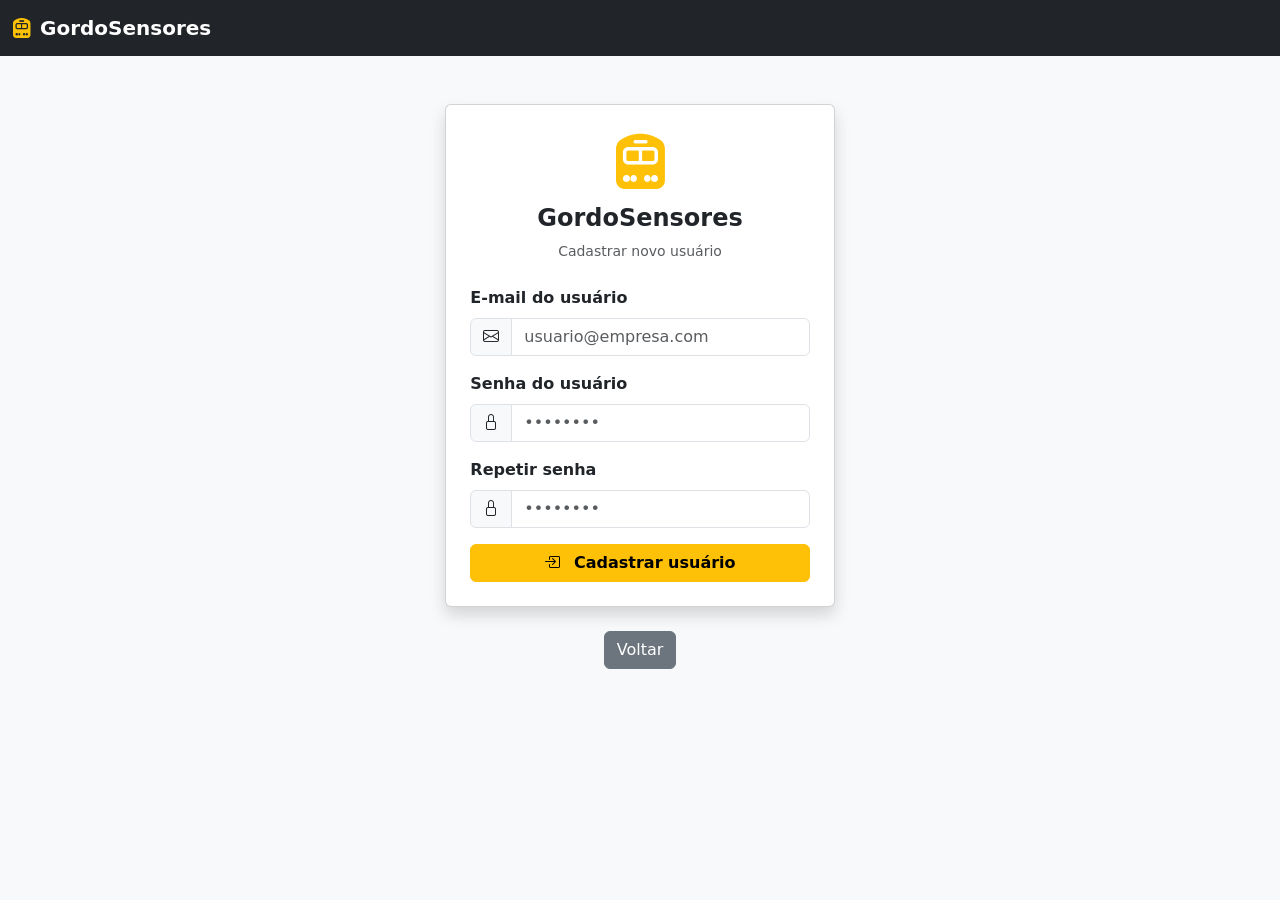
<file: public/tela_cadastro_user.html>
<!DOCTYPE html>
<html lang="pt-BR">

<head>
    <meta charset="UTF-8" />
    <meta name="viewport" content="width=device-width, initial-scale=1.0" />
    <title>GordoSensores — Cadastro de Usuário</title>
    <link href="https://cdn.jsdelivr.net/npm/bootstrap@5.3.3/dist/css/bootstrap.min.css" rel="stylesheet" />
    <link href="https://cdn.jsdelivr.net/npm/bootstrap-icons@1.11.3/font/bootstrap-icons.min.css" rel="stylesheet" />
</head>

<body class="bg-light">

    <nav class="navbar navbar-expand-lg navbar-dark bg-dark sticky-top">
        <div class="container-fluid">
            <span class="navbar-brand fw-bold"><i
                    class="bi bi-train-front-fill me-2 text-warning"></i>GordoSensores</span>
            <button class="navbar-toggler" type="button" data-bs-toggle="collapse" data-bs-target="#mockupNav">
                <span class="navbar-toggler-icon"></span>
            </button>

        </div>
    </nav>

    <div class="container-fluid py-4 px-3">

        <section id="screen-login" class="mb-5">

            <div class="container-fluid py-4 px-3">


                <div class="row justify-content-center">
                    <div class="col-md-5 col-lg-4">
                        <div class="card shadow">
                            <div class="card-body p-4">
                                <div class="text-center mb-4">
                                    <i class="bi bi-train-front-fill display-4 text-warning"></i>
                                    <h4 class="fw-bold mt-2">GordoSensores</h4>
                                    <p class="text-muted small">Cadastrar novo usuário</p>
                                </div>
                                <div class="mb-3">
                                    <label class="form-label fw-semibold">E-mail do usuário</label>
                                    <div class="input-group">
                                        <span class="input-group-text"><i class="bi bi-envelope"></i></span>
                                        <input type="email" class="form-control" placeholder="usuario@empresa.com"
                                            id="login" />
                                    </div>
                                </div>
                                <div class="mb-3">
                                    <label class="form-label fw-semibold">Senha do usuário</label>
                                    <div class="input-group">
                                        <span class="input-group-text"><i class="bi bi-lock"></i></span>
                                        <input type="password" class="form-control" placeholder="••••••••" id="senha" />
                                    </div>
                                </div>

                                <div class="mb-3">
                                    <label class="form-label fw-semibold">Repetir senha</label>
                                    <div class="input-group">
                                        <span class="input-group-text"><i class="bi bi-lock"></i></span>
                                        <input type="password" class="form-control" placeholder="••••••••"
                                            id="confirmar-senha" />
                                    </div>
                                </div>

                                <button id="enviar_cadastro" class="btn btn-warning w-100 fw-semibold" type="button">
                                    <i class="bi bi-box-arrow-in-right me-2"></i>
                                    Cadastrar usuário
                                </button>
                                <div id="alert-sucesso" class="alert alert-success d-none" role="alert">
                                    Usuário cadastrado com sucesso!
                                </div>

                                <div id="alert-erro" class="alert alert-danger d-none" role="alert">
                                    Erro ao cadastrar usuário!
                                </div>
                            </div>
                        </div>
                        <br>
                        <div class="text-center">
                            <button type="button" class="btn btn-secondary">Voltar</button>
                        </div>
                    </div>
                </div>
        </section>

    </div>



    <script src="../script/login.js"></script>
    <script src="https://cdn.jsdelivr.net/npm/bootstrap@5.3.3/dist/js/bootstrap.bundle.min.js"></script>
</body>

</html>
</file>
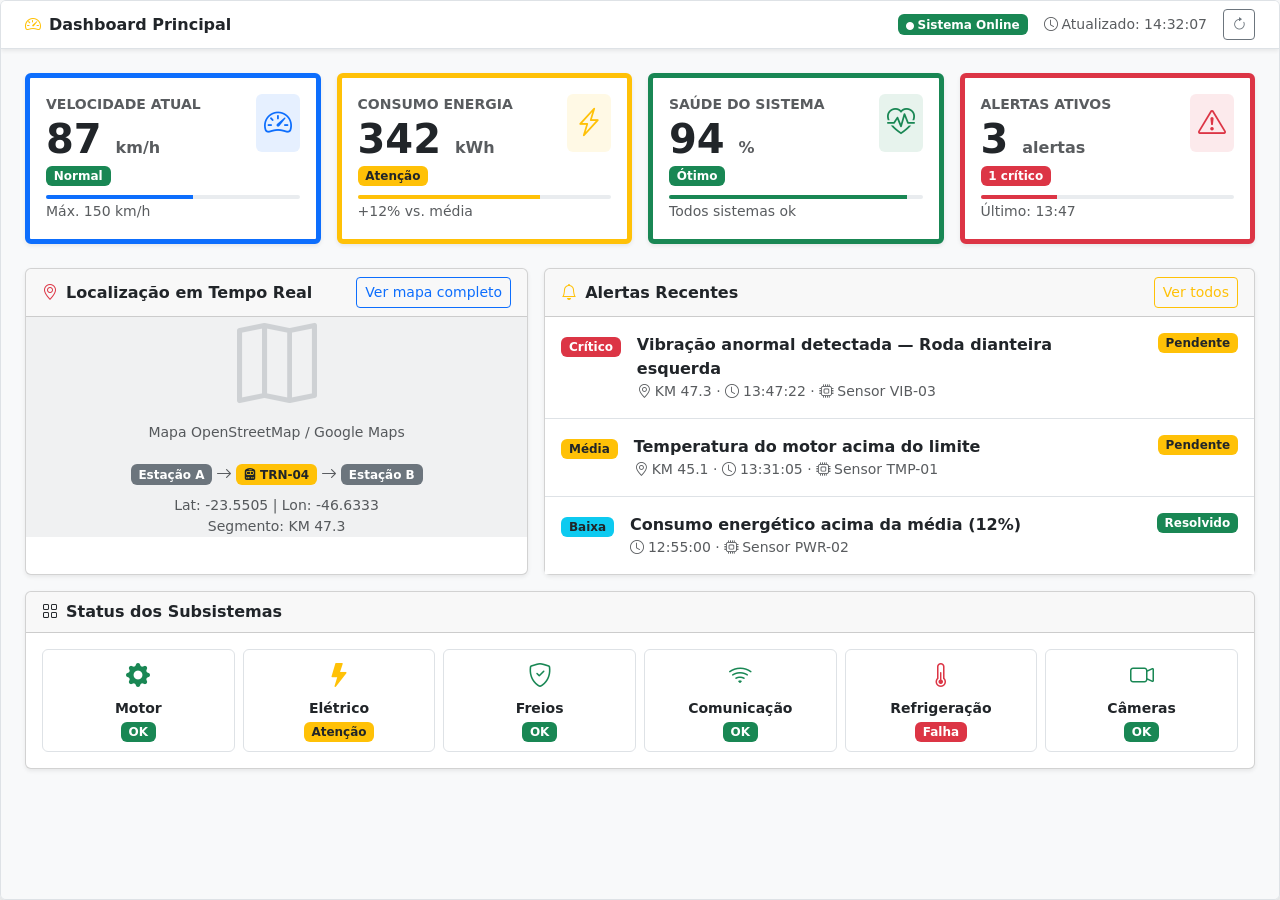
<file: public/tela_geral_home.html>
<!DOCTYPE html>
<html lang="pt-BR">
<head>
  <meta charset="UTF-8" />
  <meta name="viewport" content="width=device-width, initial-scale=1.0"/>
  <title>GordoSensores — Dashboard</title>
  <link href="https://cdn.jsdelivr.net/npm/bootstrap@5.3.3/dist/css/bootstrap.min.css" rel="stylesheet"/>
  <link href="https://cdn.jsdelivr.net/npm/bootstrap-icons@1.11.3/font/bootstrap-icons.min.css" rel="stylesheet"/>
</head>
<body class="bg-light">




    <div class="row g-0 border rounded shadow overflow-hidden" style="min-height:900px">



      <div class="col bg-light">
        <div class="d-flex align-items-center justify-content-between px-4 py-2 bg-white border-bottom shadow-sm">
          <h6 class="mb-0 fw-bold"><i class="bi bi-speedometer2 me-2 text-warning"></i>Dashboard Principal</h6>
          <div class="d-flex align-items-center gap-3">
            <span class="badge bg-success"><i class="bi bi-circle-fill me-1" style="font-size:8px"></i>Sistema Online</span>
            <span class="text-muted small"><i class="bi bi-clock me-1"></i>Atualizado: 14:32:07</span>
            <button class="btn btn-sm btn-outline-secondary"><i class="bi bi-arrow-clockwise"></i></button>
          </div>
        </div>

        <div class="p-4">
          <div class="row g-3 mb-4">
            <div class="col-sm-6 col-xl-3">
              <div class="card border-start border-5 border-primary shadow-sm h-100">
                <div class="card-body">
                  <div class="d-flex justify-content-between align-items-start">
                    <div>
                      <div class="text-muted small fw-semibold text-uppercase">Velocidade Atual</div>
                      <div class="display-6 fw-bold">87 <small class="fs-6 text-muted">km/h</small></div>
                      <span class="badge bg-success">Normal</span>
                    </div>
                    <div class="bg-primary bg-opacity-10 rounded p-2">
                      <i class="bi bi-speedometer2 fs-3 text-primary"></i>
                    </div>
                  </div>
                  <div class="progress mt-2" style="height:4px">
                    <div class="progress-bar bg-primary" style="width:58%"></div>
                  </div>
                  <small class="text-muted">Máx. 150 km/h</small>
                </div>
              </div>
            </div>
            <div class="col-sm-6 col-xl-3">
              <div class="card border-start border-5 border-warning shadow-sm h-100">
                <div class="card-body">
                  <div class="d-flex justify-content-between align-items-start">
                    <div>
                      <div class="text-muted small fw-semibold text-uppercase">Consumo Energia</div>
                      <div class="display-6 fw-bold">342 <small class="fs-6 text-muted">kWh</small></div>
                      <span class="badge bg-warning text-dark">Atenção</span>
                    </div>
                    <div class="bg-warning bg-opacity-10 rounded p-2">
                      <i class="bi bi-lightning-charge fs-3 text-warning"></i>
                    </div>
                  </div>
                  <div class="progress mt-2" style="height:4px">
                    <div class="progress-bar bg-warning" style="width:72%"></div>
                  </div>
                  <small class="text-muted">+12% vs. média</small>
                </div>
              </div>
            </div>
            <div class="col-sm-6 col-xl-3">
              <div class="card border-start border-5 border-success shadow-sm h-100">
                <div class="card-body">
                  <div class="d-flex justify-content-between align-items-start">
                    <div>
                      <div class="text-muted small fw-semibold text-uppercase">Saúde do Sistema</div>
                      <div class="display-6 fw-bold">94 <small class="fs-6 text-muted">%</small></div>
                      <span class="badge bg-success">Ótimo</span>
                    </div>
                    <div class="bg-success bg-opacity-10 rounded p-2">
                      <i class="bi bi-heart-pulse fs-3 text-success"></i>
                    </div>
                  </div>
                  <div class="progress mt-2" style="height:4px">
                    <div class="progress-bar bg-success" style="width:94%"></div>
                  </div>
                  <small class="text-muted">Todos sistemas ok</small>
                </div>
              </div>
            </div>
            <div class="col-sm-6 col-xl-3">
              <div class="card border-start border-5 border-danger shadow-sm h-100">
                <div class="card-body">
                  <div class="d-flex justify-content-between align-items-start">
                    <div>
                      <div class="text-muted small fw-semibold text-uppercase">Alertas Ativos</div>
                      <div class="display-6 fw-bold">3 <small class="fs-6 text-muted">alertas</small></div>
                      <span class="badge bg-danger">1 crítico</span>
                    </div>
                    <div class="bg-danger bg-opacity-10 rounded p-2">
                      <i class="bi bi-exclamation-triangle fs-3 text-danger"></i>
                    </div>
                  </div>
                  <div class="progress mt-2" style="height:4px">
                    <div class="progress-bar bg-danger" style="width:30%"></div>
                  </div>
                  <small class="text-muted">Último: 13:47</small>
                </div>
              </div>
            </div>
          </div>

          <div class="row g-3">
            <div class="col-lg-5">
              <div class="card shadow-sm h-100">
                <div class="card-header d-flex justify-content-between align-items-center">
                  <span class="fw-semibold"><i class="bi bi-geo-alt me-2 text-danger"></i>Localização em Tempo Real</span>
                  <a href="" class="btn btn-sm btn-outline-primary">Ver mapa completo</a>
                </div>
                <div class="card-body p-0">
                  <div class="bg-secondary bg-opacity-10 d-flex flex-column align-items-center justify-content-center" style="height:220px">
                    <i class="bi bi-map display-1 text-secondary opacity-25"></i>
                    <p class="text-muted small mt-2">Mapa OpenStreetMap / Google Maps</p>
                    <div class="d-flex gap-1 align-items-center mt-1">
                      <span class="badge bg-secondary">Estação A</span>
                      <i class="bi bi-arrow-right text-muted"></i>
                      <span class="badge bg-warning text-dark"><i class="bi bi-train-front-fill me-1"></i>TRN-04</span>
                      <i class="bi bi-arrow-right text-muted"></i>
                      <span class="badge bg-secondary">Estação B</span>
                    </div>
                    <small class="text-muted mt-2">Lat: -23.5505 | Lon: -46.6333</small>
                    <small class="text-muted">Segmento: KM 47.3</small>
                  </div>
                </div>
              </div>
            </div>

            <div class="col-lg-7">
              <div class="card shadow-sm h-100">
                <div class="card-header d-flex justify-content-between align-items-center">
                  <span class="fw-semibold"><i class="bi bi-bell me-2 text-warning"></i>Alertas Recentes</span>
                  <a href="" class="btn btn-sm btn-outline-warning">Ver todos</a>
                </div>
                <div class="card-body p-0">
                  <ul class="list-group list-group-flush">
                    <li class="list-group-item d-flex align-items-start gap-3 py-3">
                      <span class="badge bg-danger mt-1">Crítico</span>
                      <div class="flex-grow-1">
                        <div class="fw-semibold">Vibração anormal detectada — Roda dianteira esquerda</div>
                        <div class="text-muted small"><i class="bi bi-geo-alt me-1"></i>KM 47.3 · <i class="bi bi-clock me-1"></i>13:47:22 · <i class="bi bi-cpu me-1"></i>Sensor VIB-03</div>
                      </div>
                      <span class="badge bg-warning text-dark">Pendente</span>
                    </li>
                    <li class="list-group-item d-flex align-items-start gap-3 py-3">
                      <span class="badge bg-warning text-dark mt-1">Média</span>
                      <div class="flex-grow-1">
                        <div class="fw-semibold">Temperatura do motor acima do limite</div>
                        <div class="text-muted small"><i class="bi bi-geo-alt me-1"></i>KM 45.1 · <i class="bi bi-clock me-1"></i>13:31:05 · <i class="bi bi-cpu me-1"></i>Sensor TMP-01</div>
                      </div>
                      <span class="badge bg-warning text-dark">Pendente</span>
                    </li>
                    <li class="list-group-item d-flex align-items-start gap-3 py-3">
                      <span class="badge bg-info text-dark mt-1">Baixa</span>
                      <div class="flex-grow-1">
                        <div class="fw-semibold">Consumo energético acima da média (12%)</div>
                        <div class="text-muted small"><i class="bi bi-clock me-1"></i>12:55:00 · <i class="bi bi-cpu me-1"></i>Sensor PWR-02</div>
                      </div>
                      <span class="badge bg-success">Resolvido</span>
                    </li>
                  </ul>
                </div>
              </div>
            </div>


            <div class="col-12">
              <div class="card shadow-sm">
                <div class="card-header fw-semibold"><i class="bi bi-grid me-2"></i>Status dos Subsistemas</div>
                <div class="card-body">
                  <div class="row g-2 text-center">
                    <div class="col-6 col-md-2"><div class="border rounded p-2"><i class="bi bi-gear-fill fs-4 text-success"></i><div class="small mt-1 fw-semibold">Motor</div><div><span class="badge bg-success">OK</span></div></div></div>
                    <div class="col-6 col-md-2"><div class="border rounded p-2"><i class="bi bi-lightning-fill fs-4 text-warning"></i><div class="small mt-1 fw-semibold">Elétrico</div><div><span class="badge bg-warning text-dark">Atenção</span></div></div></div>
                    <div class="col-6 col-md-2"><div class="border rounded p-2"><i class="bi bi-shield-check fs-4 text-success"></i><div class="small mt-1 fw-semibold">Freios</div><div><span class="badge bg-success">OK</span></div></div></div>
                    <div class="col-6 col-md-2"><div class="border rounded p-2"><i class="bi bi-wifi fs-4 text-success"></i><div class="small mt-1 fw-semibold">Comunicação</div><div><span class="badge bg-success">OK</span></div></div></div>
                    <div class="col-6 col-md-2"><div class="border rounded p-2"><i class="bi bi-thermometer-half fs-4 text-danger"></i><div class="small mt-1 fw-semibold">Refrigeração</div><div><span class="badge bg-danger">Falha</span></div></div></div>
                    <div class="col-6 col-md-2"><div class="border rounded p-2"><i class="bi bi-camera-video fs-4 text-success"></i><div class="small mt-1 fw-semibold">Câmeras</div><div><span class="badge bg-success">OK</span></div></div></div>
                  </div>
                </div>
              </div>
            </div>
          </div>
        </div>
      </div>
    </div>
  </section>

</div>

<script src="https://cdn.jsdelivr.net/npm/bootstrap@5.3.3/dist/js/bootstrap.bundle.min.js"></script>
</body>
</html>
</file>
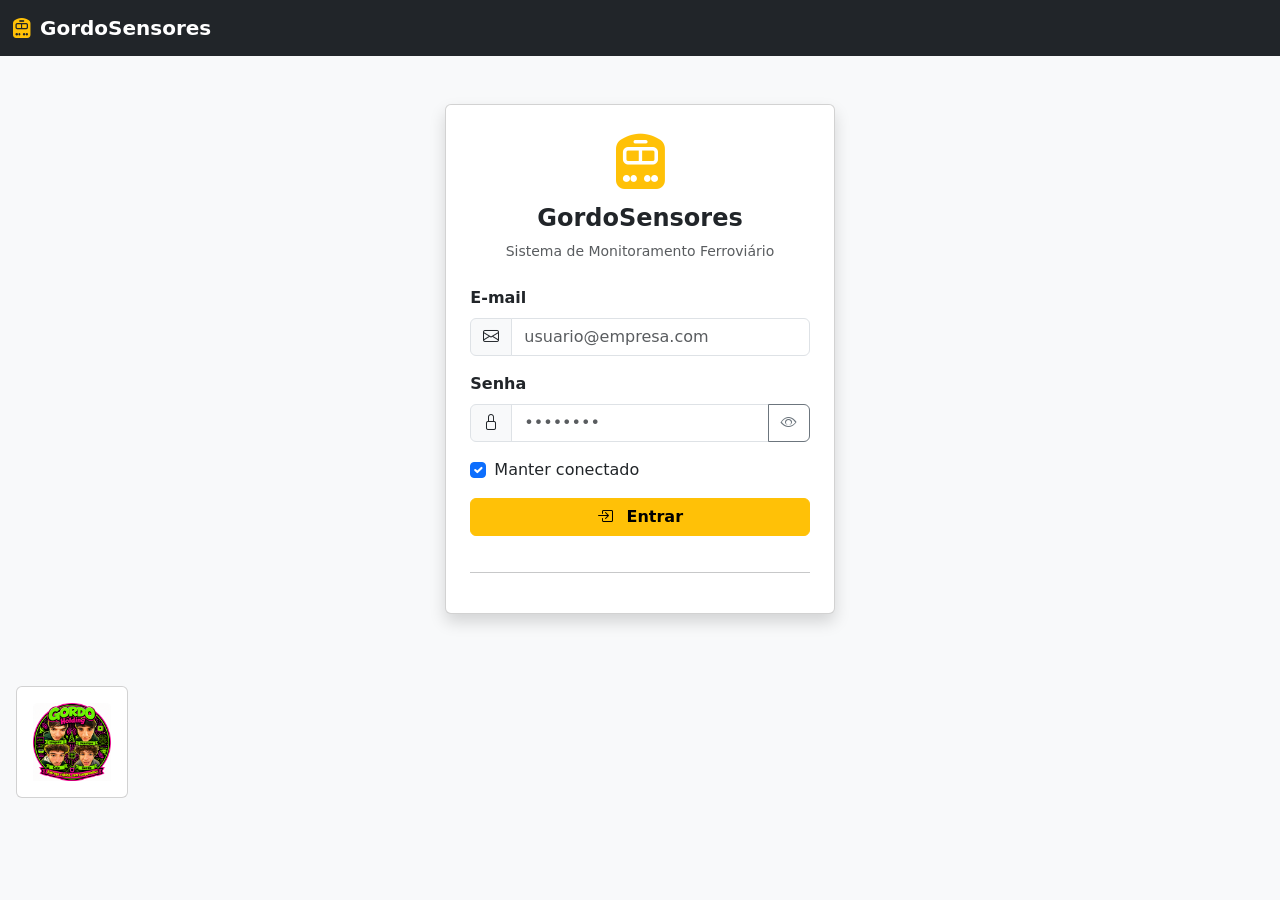
<file: public/tela_login.html>
<!DOCTYPE html>
<html lang="pt-BR">

<head>
    <meta charset="UTF-8" />
    <meta name="viewport" content="width=device-width, initial-scale=1.0" />
    <title>GordoSensores — Login</title>
    <link href="https://cdn.jsdelivr.net/npm/bootstrap@5.3.3/dist/css/bootstrap.min.css" rel="stylesheet" />
    <link href="https://cdn.jsdelivr.net/npm/bootstrap-icons@1.11.3/font/bootstrap-icons.min.css" rel="stylesheet" />
    <link rel="stylesheet" href="../assets/styles/style.css">
</head>

<body class="bg-light">


    <nav class="navbar navbar-expand-lg navbar-dark bg-dark sticky-top">
        <div class="container-fluid">
            <span class="navbar-brand fw-bold"><i
                    class="bi bi-train-front-fill me-2 text-warning"></i>GordoSensores</span>
            <button class="navbar-toggler" type="button" data-bs-toggle="collapse" data-bs-target="#mockupNav">
                <span class="navbar-toggler-icon"></span>
            </button>

        </div>
    </nav>

    <div class="container-fluid py-4 px-3">

        <section id="screen-login" class="mb-5">

            <div class="container-fluid py-4 px-3">


                <div class="row justify-content-center">
                    <div class="col-md-5 col-lg-4">
                        <div class="card shadow">
                            <div class="card-body p-4">
                                <div class="text-center mb-4">
                                    <i class="bi bi-train-front-fill display-4 text-warning"></i>
                                    <h4 class="fw-bold mt-2">GordoSensores</h4>
                                    <p class="text-muted small">Sistema de Monitoramento Ferroviário</p>
                                </div>
                                <div class="mb-3">
                                    <label class="form-label fw-semibold">E-mail</label>
                                    <div class="input-group">
                                        <span class="input-group-text"><i class="bi bi-envelope"></i></span>
                                        <input type="email" class="form-control" placeholder="usuario@empresa.com"
                                            id="login-login" />
                                    </div>
                                </div>
                                <div class="mb-3">
                                    <label class="form-label fw-semibold">Senha</label>
                                    <div class="input-group">
                                        <span class="input-group-text"><i class="bi bi-lock"></i></span>
                                        <input type="password" class="form-control" placeholder="••••••••"
                                            id="login-senha" />
                                        <button class="btn btn-outline-secondary"><i class="bi bi-eye"></i></button>
                                    </div>
                                </div>
                                <div class="form-check mb-3">
                                    <input class="form-check-input" type="checkbox" checked />
                                    <label class="form-check-label">Manter conectado</label>
                                </div>

                                <button id="enviar_login" class="btn btn-warning w-100 fw-semibold" type="button">
                                    <i class="bi bi-box-arrow-in-right me-2"></i>
                                    Entrar
                                </button>

                                <div class="erros">
                                    <div id="alert-sucesso" class="alert alert-success d-none" role="alert">
                                        Login realizado com sucesso!
                                    </div>

                                    <div id="alert-erro" class="alert alert-danger d-none" role="alert">
                                        Usuário ou senha inválidos!
                                    </div>

                                </div>
                                <hr />
                            </div>
                        </div>


                    </div>
                </div>
        </section>

        <div class="card" style="width: 7rem;">
            
            <div class="card-body" class="gordo-holding-card">
                <img src="../assets/images/gordo_holding_icon.png" class="card-img-top" alt="...">
            </div>
        </div>


    </div>
    <script src="../script/login.js"></script>
    <script src="https://cdn.jsdelivr.net/npm/bootstrap@5.3.3/dist/js/bootstrap.bundle.min.js"></script>
</body>

</html>
</file>
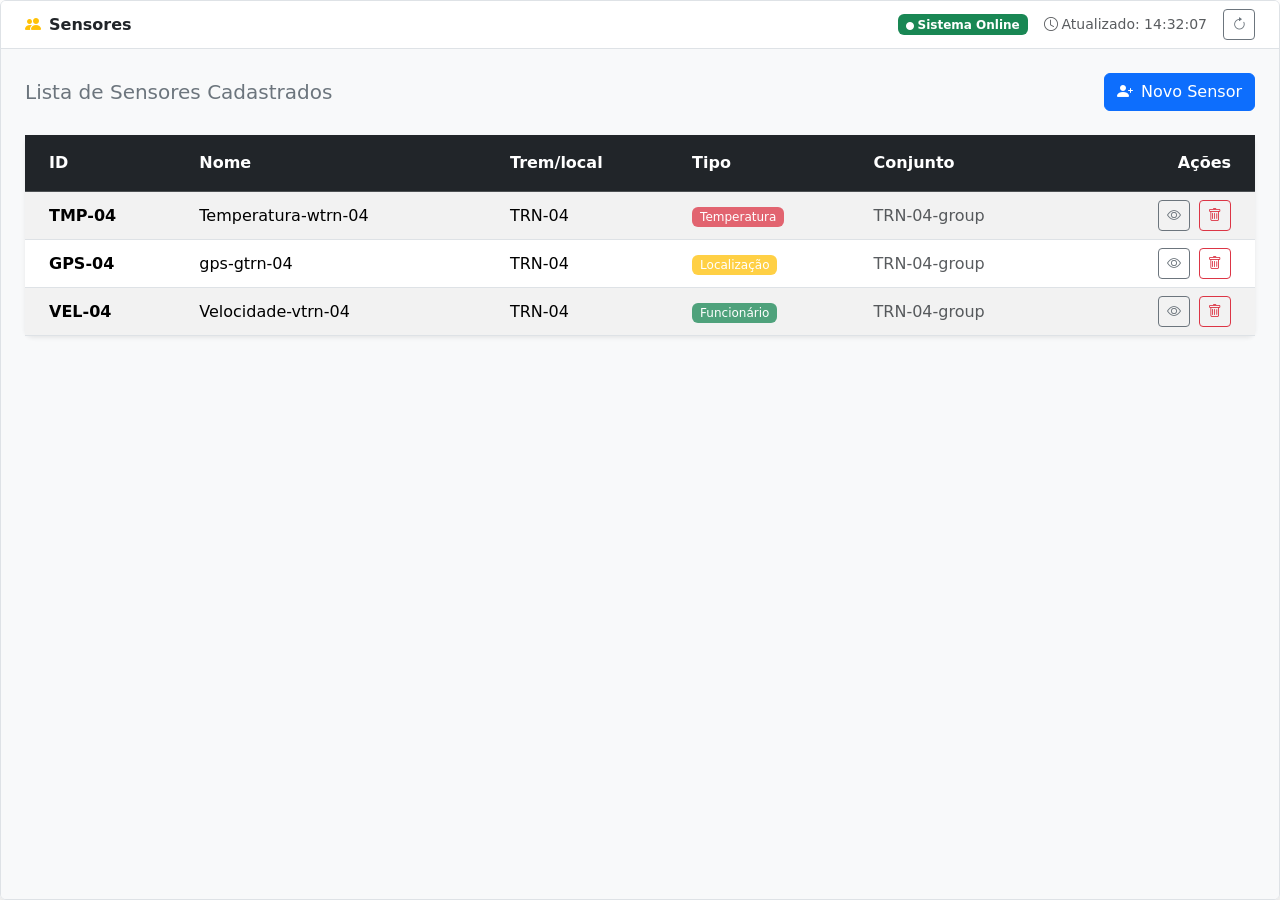
<file: public/tela_sensores.html>
<!DOCTYPE html>
<html lang="en">

<head>
    <meta charset="UTF-8">
    <meta name="viewport" content="width=device-width, initial-scale=1.0">
    <title>Tela Visualização de Usuários</title>
    <link href="https://cdn.jsdelivr.net/npm/bootstrap@5.3.3/dist/css/bootstrap.min.css" rel="stylesheet" />
    <link href="https://cdn.jsdelivr.net/npm/bootstrap-icons@1.11.3/font/bootstrap-icons.min.css" rel="stylesheet" />
    <link rel="stylesheet" href="../assets/styles/style.css">
</head>

<body>

    <div class="row g-0 border rounded shadow overflow-hidden" style="min-height:900px">
        <div class="col bg-light">
            <div class="d-flex align-items-center justify-content-between px-4 py-2 bg-white border-bottom shadow-sm">
                <h6 class="mb-0 fw-bold"><i class="bi bi-people-fill me-2 text-warning"></i>Sensores</h6>
                <div class="d-flex align-items-center gap-3">
                    <span class="badge bg-success"><i class="bi bi-circle-fill me-1" style="font-size:8px"></i>Sistema
                        Online</span>
                    <span class="text-muted small"><i class="bi bi-clock me-1"></i>Atualizado: 14:32:07</span>
                    <button class="btn btn-sm btn-outline-secondary"><i class="bi bi-arrow-clockwise"></i></button>
                </div>
            </div>

            <div class="p-4 bg-light flex-grow-1">
                <div class="d-flex justify-content-between align-items-center mb-4">
                    <h5 class="mb-0 text-secondary fw-normal">Lista de Sensores Cadastrados</h5>
                    <a href="tela_cadastro_sensores.html" class="btn btn-primary"><i
                            class="bi bi-person-plus-fill me-2"></i>Novo Sensor</a>
                </div>

                <div class="card shadow-sm border-0 rounded-3">
                    <div class="card-body p-0">
                        <div class="table-responsive">
                            <table class="table table-hover table-striped mb-0 align-middle">
                                <thead class="table-dark">
                                    <tr>
                                        <th scope="col" class="ps-4 py-3 rounded-top-start">ID</th>
                                        <th scope="col" class="py-3">Nome</th>
                                        <th scope="col" class="py-3">Trem/local</th>
                                        <th scope="col" class="py-3">Tipo</th>
                                        <th scope="col" class="py-3">Conjunto</th>
                                        <th scope="col" class="text-end pe-4 py-3 rounded-top-end">Ações</th>
                                    </tr>
                                </thead>
                                <tbody>
                                    <tr>
                                        <th scope="row" class="ps-4">TMP-04</th>
                                        <td class="fw-medium">Temperatura-wtrn-04</td>
                                        <td>TRN-04</td>
                                        <td><span
                                                class="badge bg-danger bg-opacity-75 fw-normal px-2 py-1 ">Temperatura</span>
                                        </td>
                                        <td class="text-muted">TRN-04-group</td>
                                        <td class="text-end pe-4">
                                            <button type="button" class="btn btn-sm btn-outline-secondary me-1"
                                                title="Editar"><i class="bi bi-eye"></i></button>
                                            <button type="button" class="btn btn-sm btn-outline-danger"
                                                title="Excluir"><i class="bi bi-trash"></i></button>
                                        </td>
                                    </tr>
                                    <tr>
                                        <th scope="row" class="ps-4">GPS-04</th>
                                        <td class="fw-medium">gps-gtrn-04</td>
                                        <td>TRN-04</td>
                                        <td><span
                                                class="badge bg-warning bg-opacity-75 fw-normal px-2 py-1">Localização</span>
                                        </td>
                                        <td class="text-muted">TRN-04-group</td>
                                        <td class="text-end pe-4">
                                            <button type="button" class="btn btn-sm btn-outline-secondary me-1"
                                                title="Editar"><i class="bi bi-eye"></i></button>
                                            <button type="button" class="btn btn-sm btn-outline-danger"
                                                title="Excluir"><i class="bi bi-trash"></i></button>
                                        </td>
                                    </tr>
                                    <tr>
                                        <th scope="row" class="ps-4">VEL-04</th>
                                        <td class="fw-medium">Velocidade-vtrn-04</td>
                                        <td>TRN-04</td>
                                        <td><span
                                                class="badge bg-success bg-opacity-75 fw-normal px-2 py-1">Funcionário</span>
                                        </td>
                                        <td class="text-muted">TRN-04-group</td>
                                        <td class="text-end pe-4">
                                            <button type="button" class="btn btn-sm btn-outline-secondary me-1"
                                                title="Editar"><i class="bi bi-eye"></i></button>
                                            <button type="button" class="btn btn-sm btn-outline-danger"
                                                title="Excluir"><i class="bi bi-trash"></i></button>
                                        </td>
                                    </tr>
                                </tbody>
                            </table>
                        </div>
                    </div>
                </div>
            </div>









            <script src="../script/validacao.js"></script>
</body>

</html>
</file>
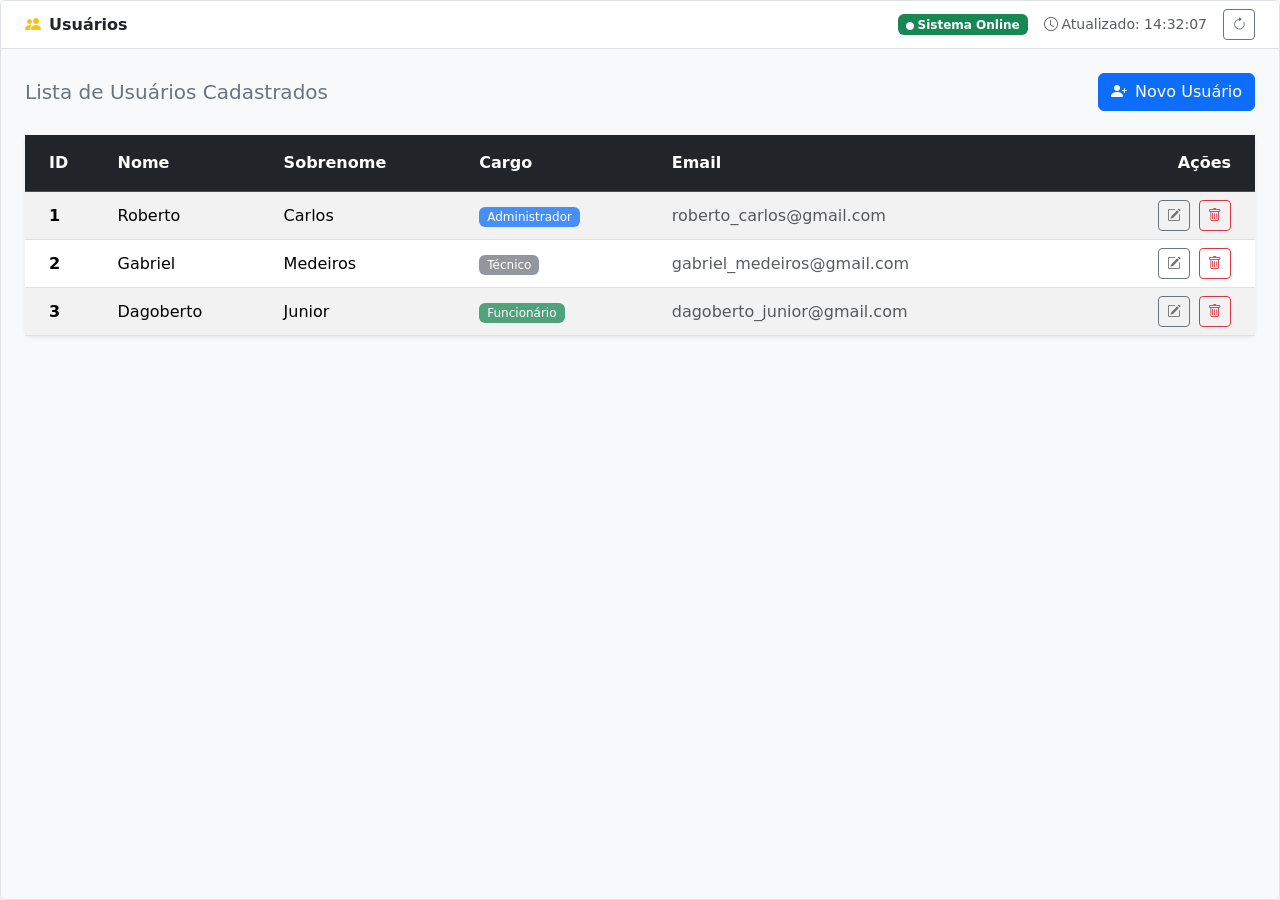
<file: public/tela_usuarios.html>
<!DOCTYPE html>
<html lang="en">

<head>
    <meta charset="UTF-8">
    <meta name="viewport" content="width=device-width, initial-scale=1.0">
    <title>Tela Visualização de Usuários</title>
    <link href="https://cdn.jsdelivr.net/npm/bootstrap@5.3.3/dist/css/bootstrap.min.css" rel="stylesheet" />
    <link href="https://cdn.jsdelivr.net/npm/bootstrap-icons@1.11.3/font/bootstrap-icons.min.css" rel="stylesheet" />
    <link rel="stylesheet" href="../assets/styles/style.css">
</head>

<body class="">

    <div class="row g-0 border rounded shadow overflow-hidden" style="min-height:900px">

        <div class="col bg-light">
            <div class="d-flex align-items-center justify-content-between px-4 py-2 bg-white border-bottom shadow-sm">
                <h6 class="mb-0 fw-bold"><i class="bi bi-people-fill me-2 text-warning"></i>Usuários</h6>
                <div class="d-flex align-items-center gap-3">
                    <span class="badge bg-success"><i class="bi bi-circle-fill me-1" style="font-size:8px"></i>Sistema
                        Online</span>
                    <span class="text-muted small"><i class="bi bi-clock me-1"></i>Atualizado: 14:32:07</span>
                    <button class="btn btn-sm btn-outline-secondary"><i class="bi bi-arrow-clockwise"></i></button>
                </div>
            </div>

            <div class="p-4 bg-light flex-grow-1">
                <div class="d-flex justify-content-between align-items-center mb-4">
                    <h5 class="mb-0 text-secondary fw-normal">Lista de Usuários Cadastrados</h5>
                    <a id="openModal" class="btn btn-primary"><i
                            class="bi bi-person-plus-fill me-2"></i>Novo Usuário</a>
                </div>

                <div class="card shadow-sm border-0 rounded-3">
                    <div class="card-body p-0">
                        <div class="table-responsive">
                            <table class="table table-hover table-striped mb-0 align-middle">
                                <thead class="table-dark">
                                    <tr>
                                        <th scope="col" class="ps-4 py-3 rounded-top-start">ID</th>
                                        <th scope="col" class="py-3">Nome</th>
                                        <th scope="col" class="py-3">Sobrenome</th>
                                        <th scope="col" class="py-3">Cargo</th>
                                        <th scope="col" class="py-3">Email</th>
                                        <th scope="col" class="text-end pe-4 py-3 rounded-top-end">Ações</th>
                                    </tr>
                                </thead>
                                <tbody>
                                    <tr>
                                        <th scope="row" class="ps-4">1</th>
                                        <td class="fw-medium">Roberto</td>
                                        <td>Carlos</td>
                                        <td><span
                                                class="badge bg-primary bg-opacity-75 fw-normal px-2 py-1">Administrador</span>
                                        </td>
                                        <td class="text-muted">roberto_carlos@gmail.com</td>
                                        <td class="text-end pe-4">
                                            <button type="button" class="btn btn-sm btn-outline-secondary me-1"
                                                title="Editar"><i class="bi bi-pencil-square"></i></button>
                                            <button type="button" class="btn btn-sm btn-outline-danger"
                                                title="Excluir"><i class="bi bi-trash"></i></button>
                                        </td>
                                    </tr>
                                    <tr>
                                        <th scope="row" class="ps-4">2</th>
                                        <td class="fw-medium">Gabriel</td>
                                        <td>Medeiros</td>
                                        <td><span
                                                class="badge bg-secondary bg-opacity-75 fw-normal px-2 py-1">Técnico</span>
                                        </td>
                                        <td class="text-muted">gabriel_medeiros@gmail.com</td>
                                        <td class="text-end pe-4">
                                            <button type="button" class="btn btn-sm btn-outline-secondary me-1"
                                                title="Editar"><i class="bi bi-pencil-square"></i></button>
                                            <button type="button" class="btn btn-sm btn-outline-danger"
                                                title="Excluir"><i class="bi bi-trash"></i></button>
                                        </td>
                                    </tr>
                                    <tr>
                                        <th scope="row" class="ps-4">3</th>
                                        <td class="fw-medium">Dagoberto</td>
                                        <td>Junior</td>
                                        <td><span
                                                class="badge bg-success bg-opacity-75 fw-normal px-2 py-1">Funcionário</span>
                                        </td>
                                        <td class="text-muted">dagoberto_junior@gmail.com</td>
                                        <td class="text-end pe-4">
                                            <button type="button" class="btn btn-sm btn-outline-secondary me-1"
                                                title="Editar"><i class="bi bi-pencil-square"></i></button>
                                            <button type="button" class="btn btn-sm btn-outline-danger"
                                                title="Excluir"><i class="bi bi-trash"></i></button>
                                        </td>
                                    </tr>
                                </tbody>
                            </table>
                        </div>
                    </div>
                </div>
            </div>







            <div id="modalContainer"></div>
            <script src="../script/popup.js"></script>
            <script src="../script/validacao.js"></script>
</body>

</html>
</file>
<file: assets/styles/style.css>
.alert-sucesso{
    padding: 10px;
}
.alert-erro{
    padding: 10px;
}
.erros{
    padding: 10px;
}
.modal {

  position: fixed;

  top: 0;
  left: 0;

  width: 100%;
  height: 100%;

  background: rgba(0,0,0,0.5);

  display: flex;

  justify-content: center;
  align-items: center;

}

.modal-content {

  background: white;

  padding: 20px;

  border-radius: 10px;

  width: 400px;

}

.gordo-holding-card{
  display: flex;
  img{
    width: 10px;
  }
}
</file>
